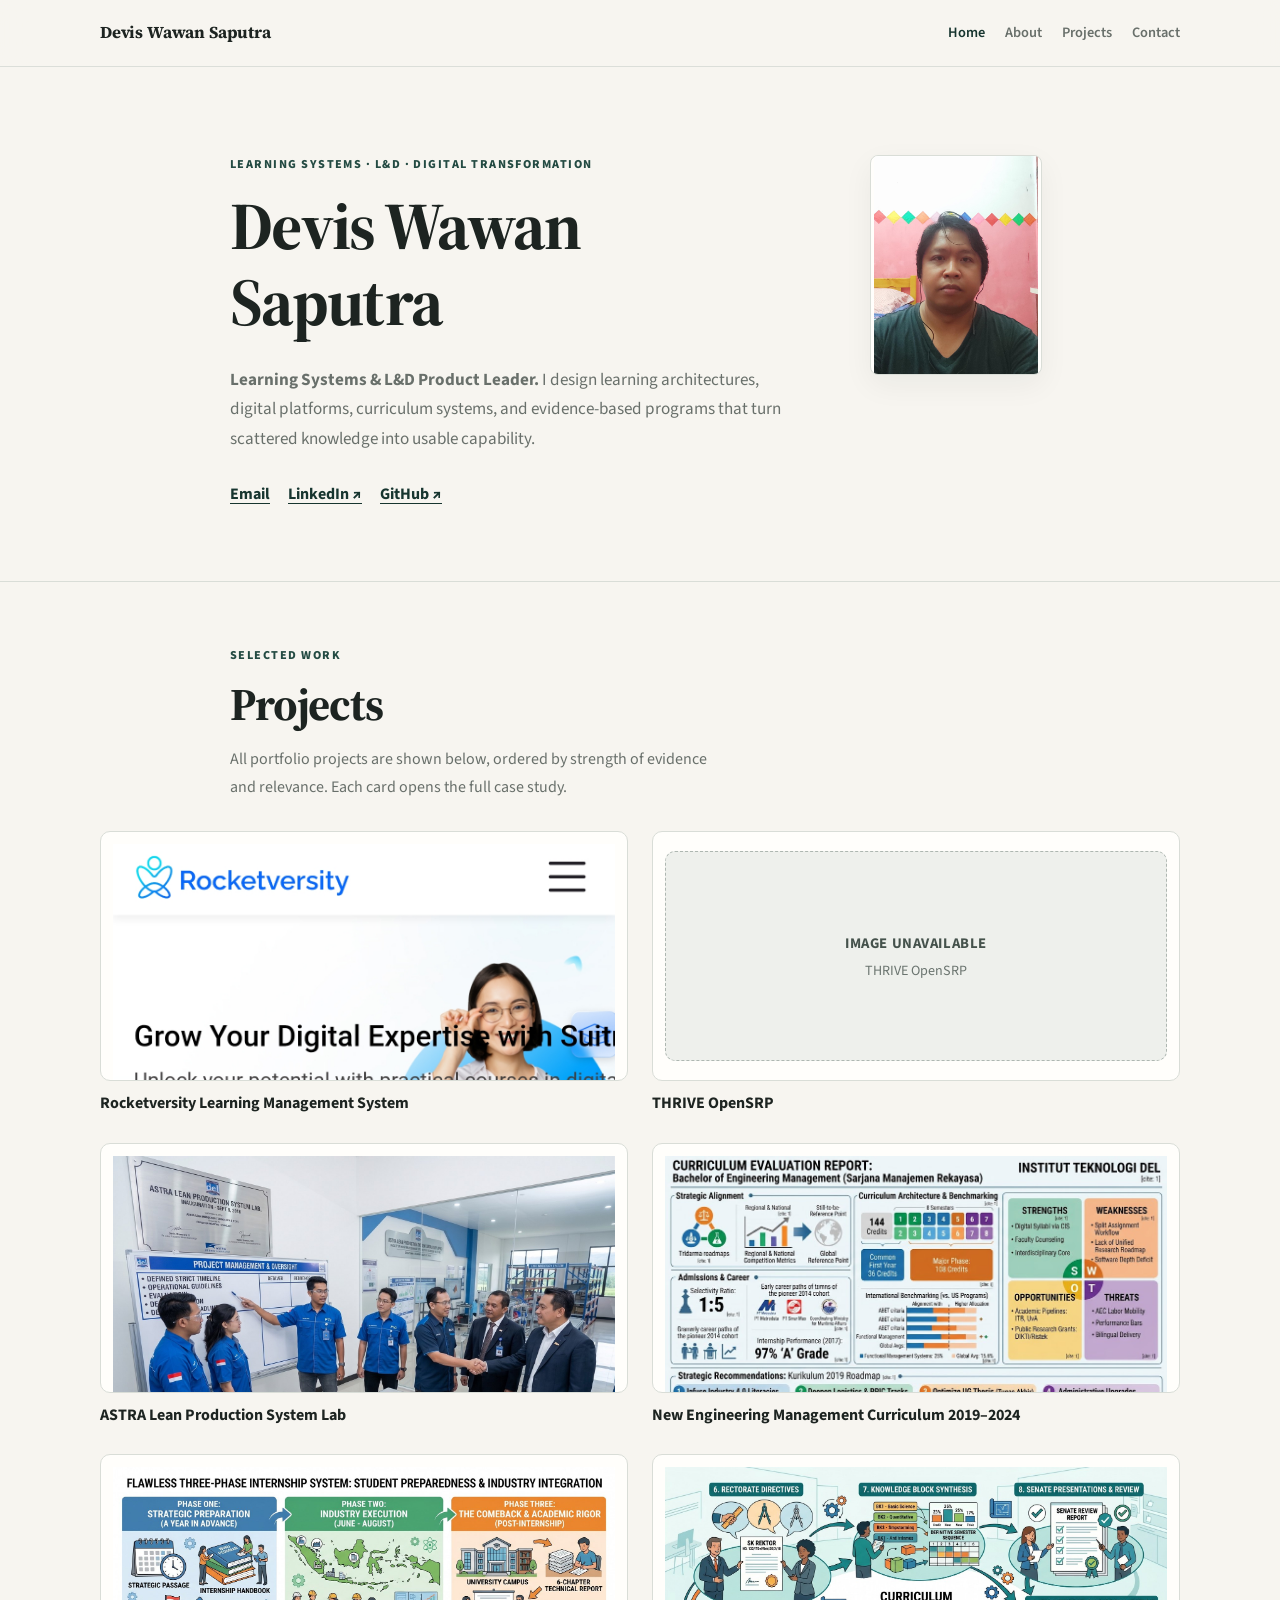
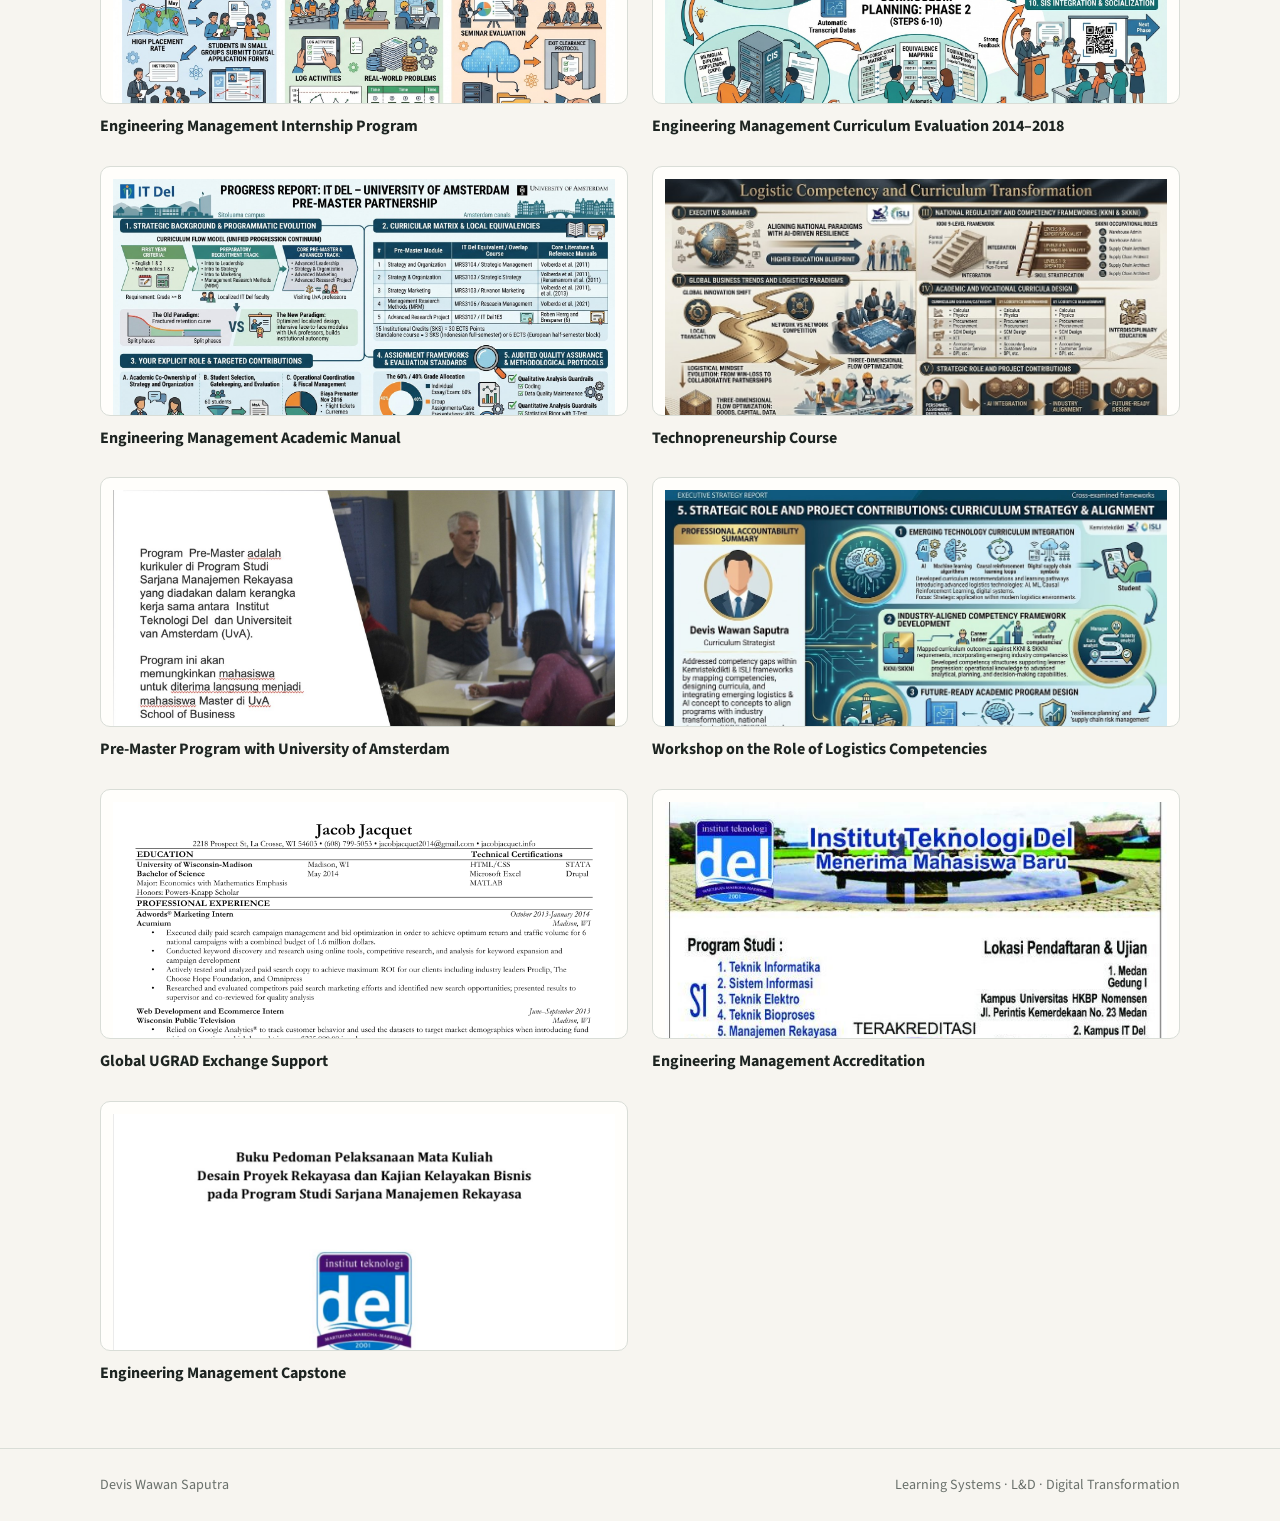
<file: index.html>
<!doctype html>
<html lang="en">
<head>
  <meta charset="utf-8">
  <meta name="viewport" content="width=device-width, initial-scale=1">
  <meta name="description" content="Portfolio of Devis Wawan Saputra, Learning Systems and L&D Product Leader working across learning architecture, digital learning, curriculum systems, and technology-enabled programs.">
  <title>Devis Wawan Saputra | Learning Systems & L&D Product Leader</title>
  <link rel="preconnect" href="https://fonts.googleapis.com">
  <link rel="preconnect" href="https://fonts.gstatic.com" crossorigin>
  <link href="https://fonts.googleapis.com/css2?family=Source+Sans+3:wght@400;600;700;800&family=Source+Serif+4:opsz,wght@8..60,600;8..60,700&display=swap" rel="stylesheet">
  <link rel="stylesheet" href="styles.css">
  <link rel="stylesheet" href="image-fallback.css">
  <script src="image-fallback.js" defer></script>
  <script src="projects.js" defer></script>
  <script src="image-overrides.js" defer></script>
</head>
<body>
  <header class="site-header">
    <div class="shell-wide header-inner">
      <a class="brand" href="index.html">Devis Wawan Saputra</a>
      <nav aria-label="Primary navigation">
        <a href="index.html" aria-current="page">Home</a>
        <a href="about.html">About</a>
        <a href="projects.html">Projects</a>
        <a href="contact.html">Contact</a>
      </nav>
    </div>
  </header>

  <main>
    <section class="hero shell">
      <div class="hero-grid">
        <div>
          <p class="eyebrow">Learning Systems · L&D · Digital Transformation</p>
          <h1>Devis Wawan Saputra</h1>
          <p class="lede"><strong>Learning Systems & L&D Product Leader.</strong> I design learning architectures, digital platforms, curriculum systems, and evidence-based programs that turn scattered knowledge into usable capability.</p>
          <div class="inline-links">
            <a href="mailto:devis.saputra@gmail.com">Email</a>
            <a href="https://www.linkedin.com/in/devissaputra" target="_blank" rel="noreferrer">LinkedIn ↗</a>
            <a href="https://github.com/devissaputra" target="_blank" rel="noreferrer">GitHub ↗</a>
          </div>
        </div>
        <img class="headshot" src="headshot-devis.jpg" alt="Devis Wawan Saputra" decoding="async">
      </div>
    </section>

    <section class="section">
      <div class="shell">
        <div class="section-heading">
          <p class="eyebrow">Selected work</p>
          <h2>Projects</h2>
          <p>All portfolio projects are shown below, ordered by strength of evidence and relevance. Each card opens the full case study.</p>
        </div>
      </div>
      <div class="shell-wide project-grid" data-project-grid></div>
    </section>
  </main>

  <footer class="site-footer">
    <div class="shell-wide footer-inner">
      <span>Devis Wawan Saputra</span>
      <span>Learning Systems · L&D · Digital Transformation</span>
    </div>
  </footer>
</body>
</html>
</file>
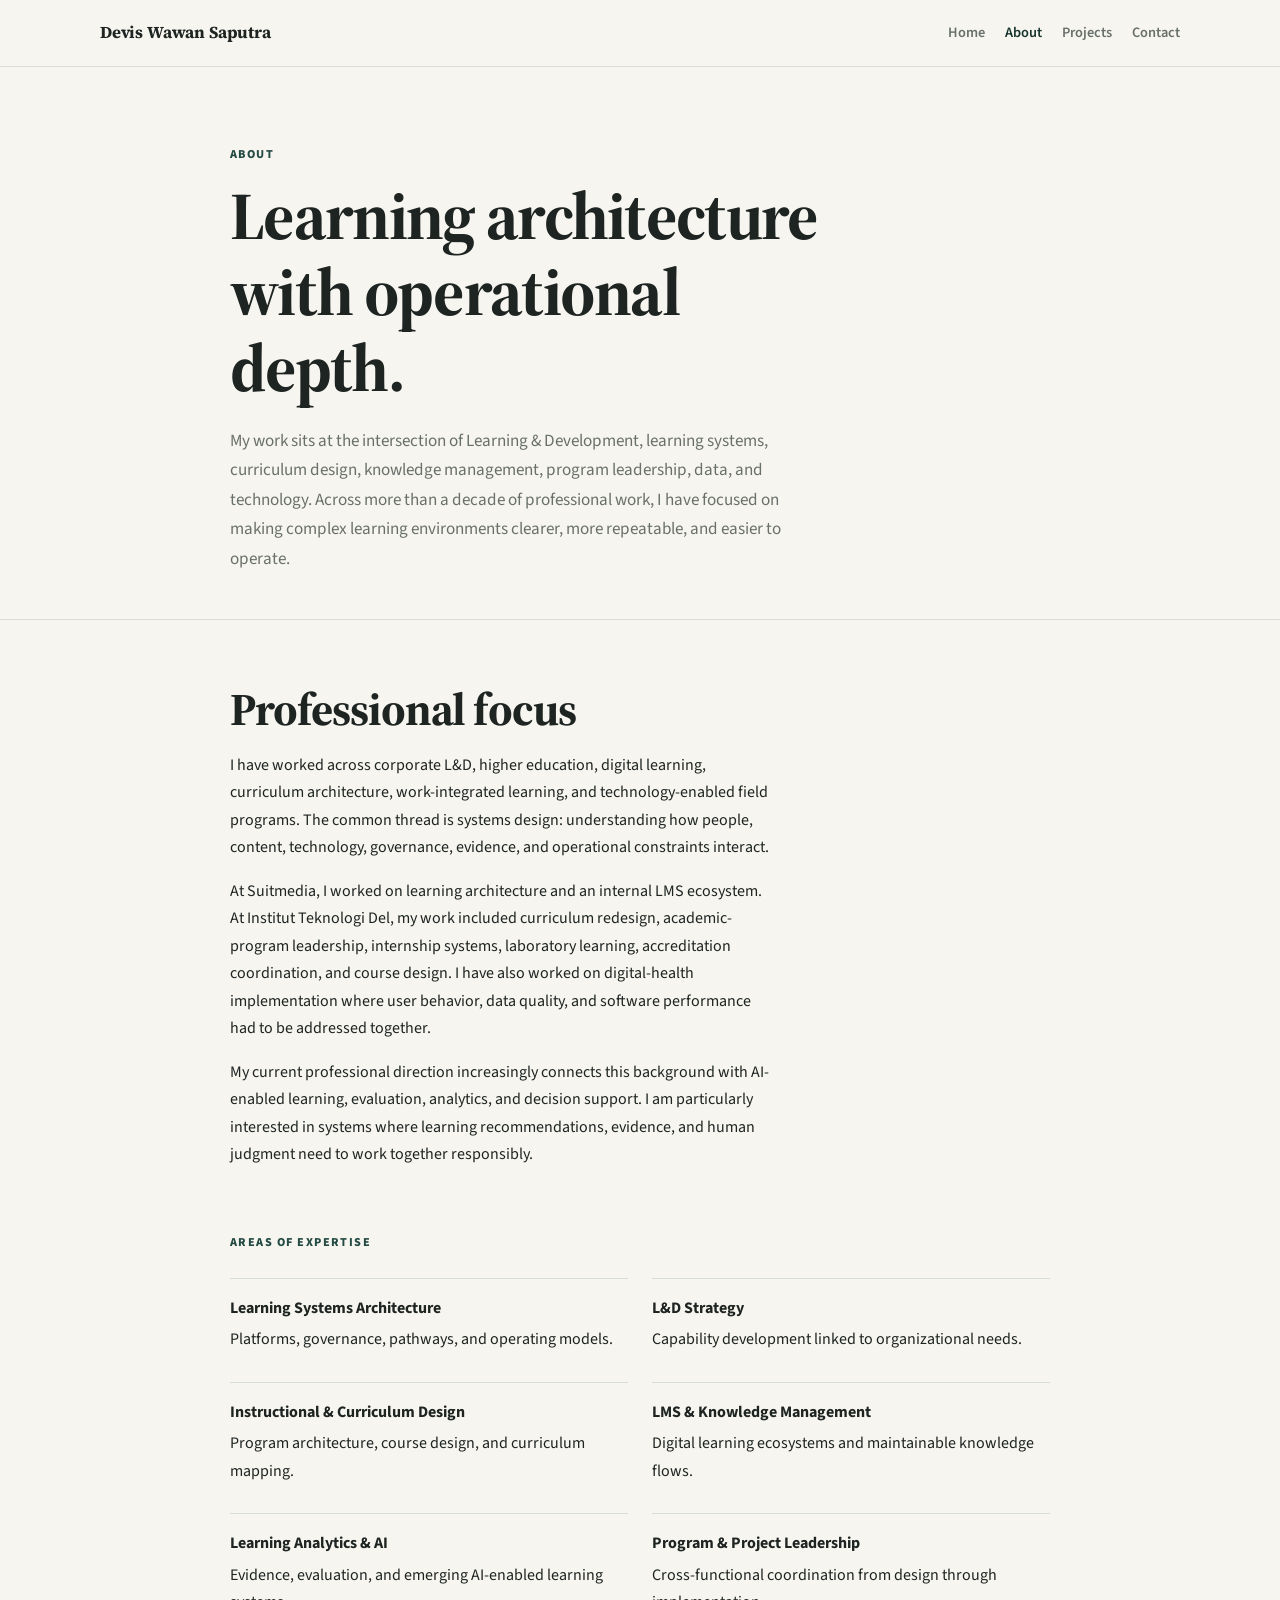
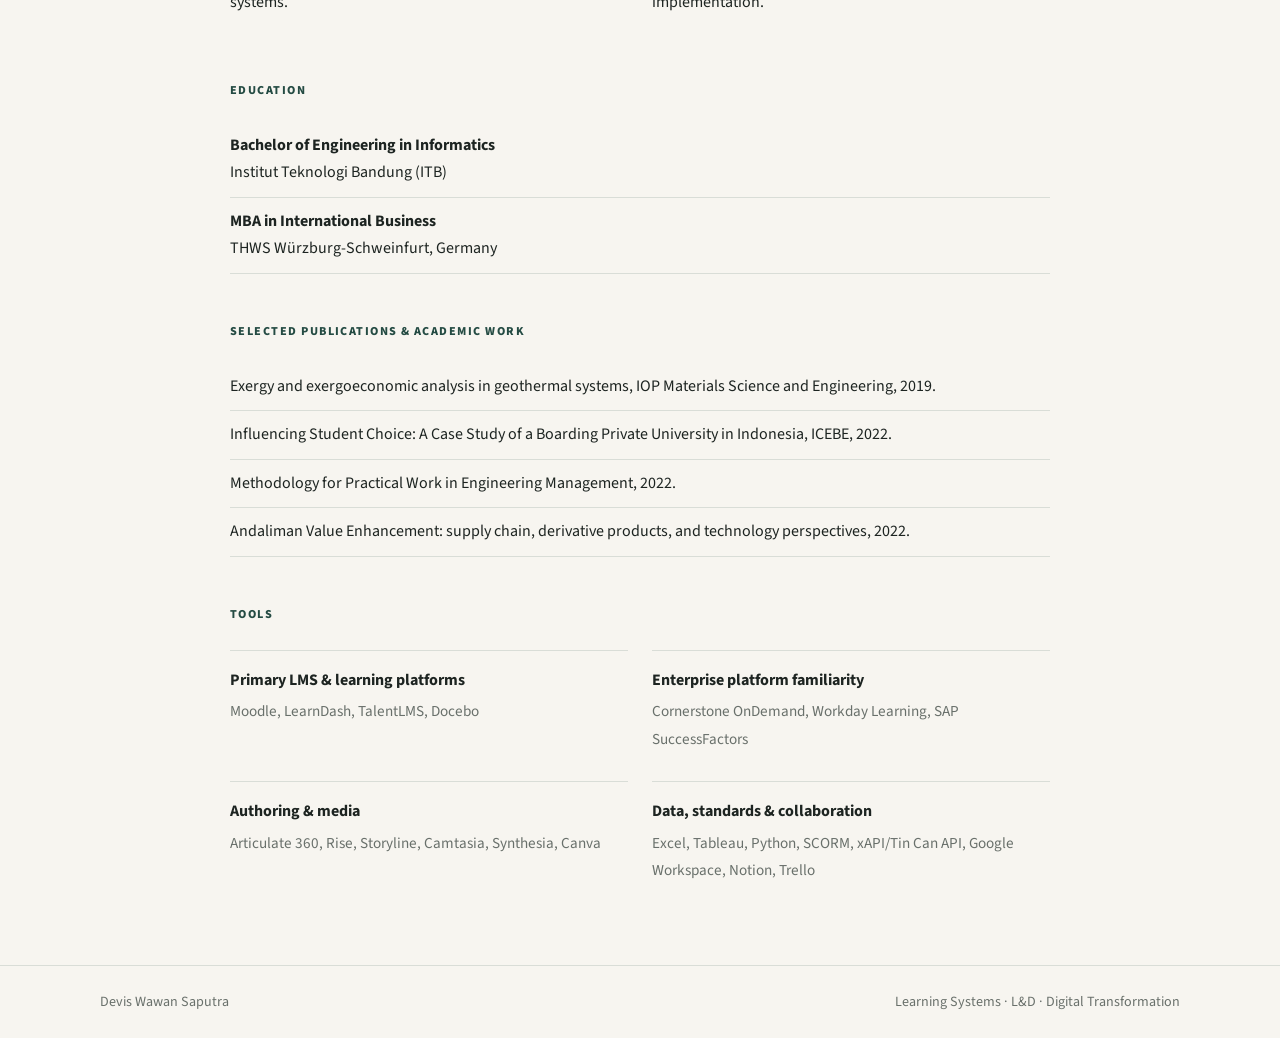
<file: about.html>
<!doctype html>
<html lang="en">
<head>
  <meta charset="utf-8">
  <meta name="viewport" content="width=device-width, initial-scale=1">
  <meta name="description" content="About Devis Wawan Saputra: learning systems, L&D, curriculum architecture, digital learning, and selected academic work.">
  <title>About | Devis Wawan Saputra</title>
  <link rel="preconnect" href="https://fonts.googleapis.com">
  <link rel="preconnect" href="https://fonts.gstatic.com" crossorigin>
  <link href="https://fonts.googleapis.com/css2?family=Source+Sans+3:wght@400;600;700;800&family=Source+Serif+4:opsz,wght@8..60,600;8..60,700&display=swap" rel="stylesheet">
  <link rel="stylesheet" href="styles.css">
</head>
<body>
  <header class="site-header">
    <div class="shell-wide header-inner">
      <a class="brand" href="index.html">Devis Wawan Saputra</a>
      <nav aria-label="Primary navigation">
        <a href="index.html">Home</a>
        <a href="about.html" aria-current="page">About</a>
        <a href="projects.html">Projects</a>
        <a href="contact.html">Contact</a>
      </nav>
    </div>
  </header>

  <main>
    <section class="page-header shell">
      <p class="eyebrow">About</p>
      <h1>Learning architecture with operational depth.</h1>
      <p class="lede">My work sits at the intersection of Learning & Development, learning systems, curriculum design, knowledge management, program leadership, data, and technology. Across more than a decade of professional work, I have focused on making complex learning environments clearer, more repeatable, and easier to operate.</p>
    </section>

    <section class="section">
      <div class="shell about-grid">
        <div class="prose">
          <h2>Professional focus</h2>
          <p>I have worked across corporate L&D, higher education, digital learning, curriculum architecture, work-integrated learning, and technology-enabled field programs. The common thread is systems design: understanding how people, content, technology, governance, evidence, and operational constraints interact.</p>
          <p>At Suitmedia, I worked on learning architecture and an internal LMS ecosystem. At Institut Teknologi Del, my work included curriculum redesign, academic-program leadership, internship systems, laboratory learning, accreditation coordination, and course design. I have also worked on digital-health implementation where user behavior, data quality, and software performance had to be addressed together.</p>
          <p>My current professional direction increasingly connects this background with AI-enabled learning, evaluation, analytics, and decision support. I am particularly interested in systems where learning recommendations, evidence, and human judgment need to work together responsibly.</p>
        </div>

        <div>
          <p class="eyebrow">Areas of expertise</p>
          <div class="expertise-grid">
            <div class="expertise-item"><strong>Learning Systems Architecture</strong><span>Platforms, governance, pathways, and operating models.</span></div>
            <div class="expertise-item"><strong>L&D Strategy</strong><span>Capability development linked to organizational needs.</span></div>
            <div class="expertise-item"><strong>Instructional & Curriculum Design</strong><span>Program architecture, course design, and curriculum mapping.</span></div>
            <div class="expertise-item"><strong>LMS & Knowledge Management</strong><span>Digital learning ecosystems and maintainable knowledge flows.</span></div>
            <div class="expertise-item"><strong>Learning Analytics & AI</strong><span>Evidence, evaluation, and emerging AI-enabled learning systems.</span></div>
            <div class="expertise-item"><strong>Program & Project Leadership</strong><span>Cross-functional coordination from design through implementation.</span></div>
          </div>
        </div>

        <div>
          <p class="eyebrow">Education</p>
          <ul class="list-clean">
            <li><strong>Bachelor of Engineering in Informatics</strong><br>Institut Teknologi Bandung (ITB)</li>
            <li><strong>MBA in International Business</strong><br>THWS Würzburg-Schweinfurt, Germany</li>
          </ul>
        </div>

        <div>
          <p class="eyebrow">Selected publications & academic work</p>
          <ul class="list-clean">
            <li>Exergy and exergoeconomic analysis in geothermal systems, IOP Materials Science and Engineering, 2019.</li>
            <li>Influencing Student Choice: A Case Study of a Boarding Private University in Indonesia, ICEBE, 2022.</li>
            <li>Methodology for Practical Work in Engineering Management, 2022.</li>
            <li>Andaliman Value Enhancement: supply chain, derivative products, and technology perspectives, 2022.</li>
          </ul>
        </div>

        <div>
          <p class="eyebrow">Tools</p>
          <div class="tool-grid">
            <div class="tool-group"><strong>Primary LMS & learning platforms</strong><span>Moodle, LearnDash, TalentLMS, Docebo</span></div>
            <div class="tool-group"><strong>Enterprise platform familiarity</strong><span>Cornerstone OnDemand, Workday Learning, SAP SuccessFactors</span></div>
            <div class="tool-group"><strong>Authoring & media</strong><span>Articulate 360, Rise, Storyline, Camtasia, Synthesia, Canva</span></div>
            <div class="tool-group"><strong>Data, standards & collaboration</strong><span>Excel, Tableau, Python, SCORM, xAPI/Tin Can API, Google Workspace, Notion, Trello</span></div>
          </div>
        </div>
      </div>
    </section>
  </main>

  <footer class="site-footer">
    <div class="shell-wide footer-inner">
      <span>Devis Wawan Saputra</span>
      <span>Learning Systems · L&D · Digital Transformation</span>
    </div>
  </footer>
</body>
</html>
</file>
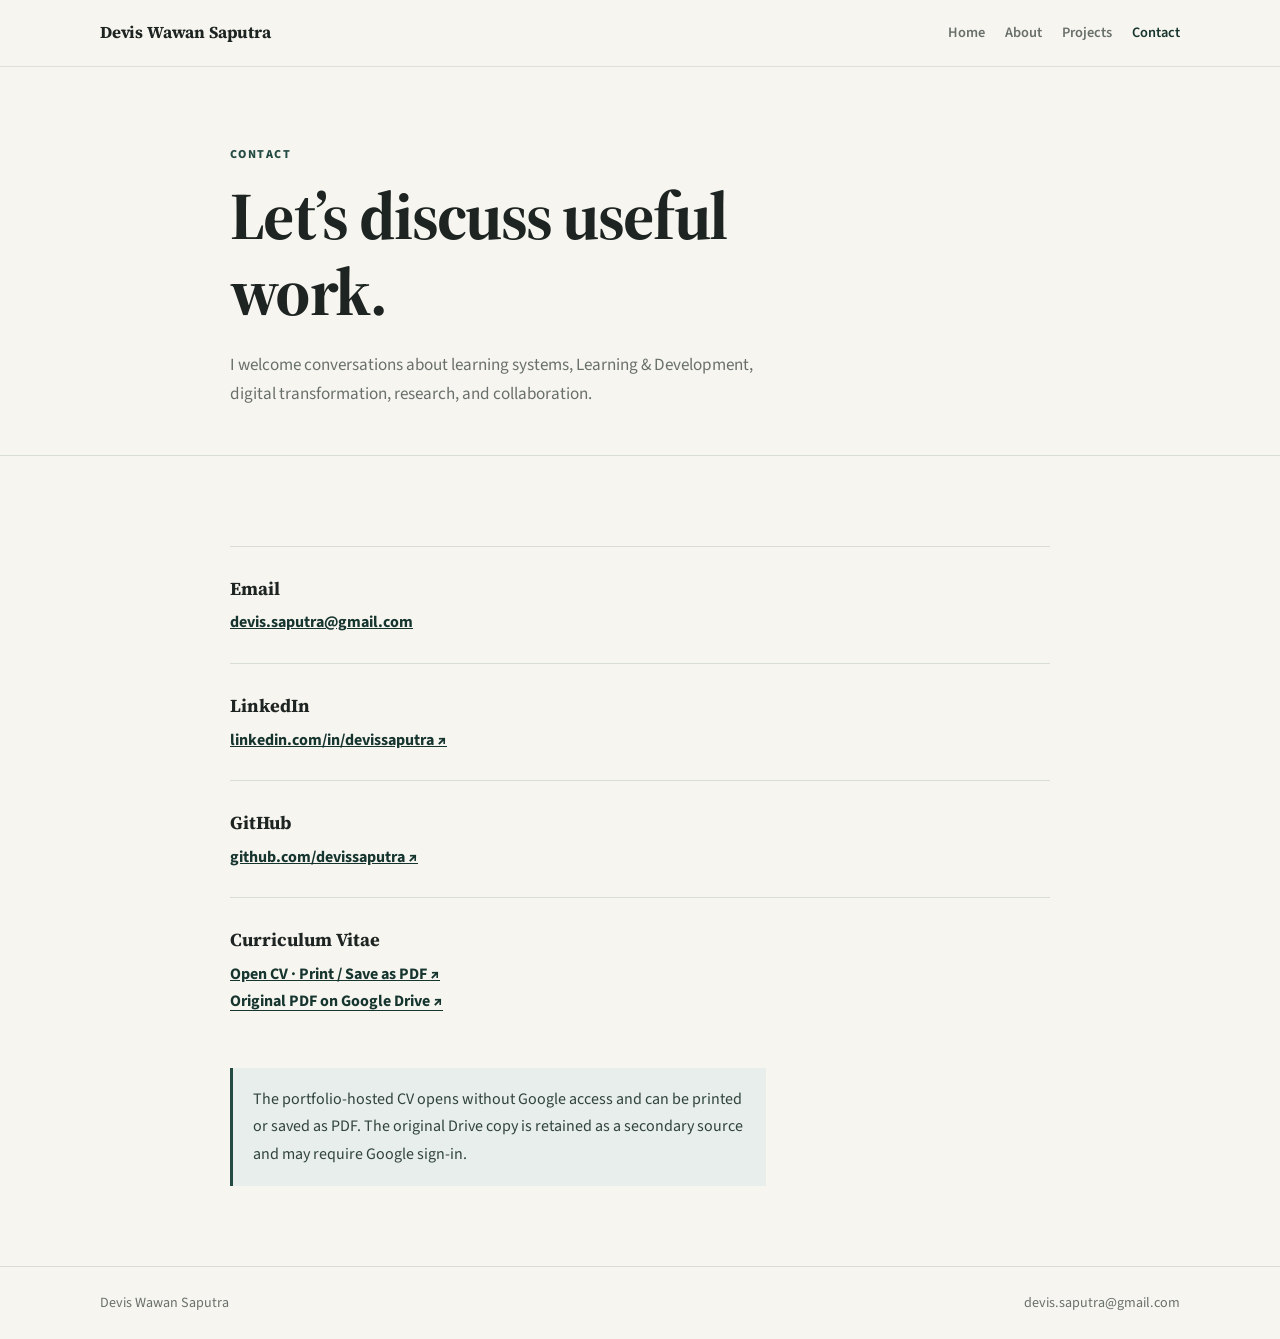
<file: contact.html>
<!doctype html>
<html lang="en">
<head>
  <meta charset="utf-8">
  <meta name="viewport" content="width=device-width, initial-scale=1">
  <meta name="description" content="Contact Devis Wawan Saputra for learning systems, L&D, digital learning, research, and collaboration.">
  <title>Contact | Devis Wawan Saputra</title>
  <link rel="preconnect" href="https://fonts.googleapis.com">
  <link rel="preconnect" href="https://fonts.gstatic.com" crossorigin>
  <link href="https://fonts.googleapis.com/css2?family=Source+Sans+3:wght@400;600;700;800&family=Source+Serif+4:opsz,wght@8..60,600;8..60,700&display=swap" rel="stylesheet">
  <link rel="stylesheet" href="styles.css">
</head>
<body>
  <header class="site-header">
    <div class="shell-wide header-inner">
      <a class="brand" href="index.html">Devis Wawan Saputra</a>
      <nav aria-label="Primary navigation">
        <a href="index.html">Home</a>
        <a href="about.html">About</a>
        <a href="projects.html">Projects</a>
        <a href="contact.html" aria-current="page">Contact</a>
      </nav>
    </div>
  </header>
  <main>
    <section class="page-header shell">
      <p class="eyebrow">Contact</p>
      <h1>Let’s discuss useful work.</h1>
      <p class="lede">I welcome conversations about learning systems, Learning & Development, digital transformation, research, and collaboration.</p>
    </section>
    <section class="section">
      <div class="shell">
        <div class="contact-card">
          <strong>Email</strong>
          <a href="mailto:devis.saputra@gmail.com">devis.saputra@gmail.com</a>
        </div>
        <div class="contact-card">
          <strong>LinkedIn</strong>
          <a href="https://www.linkedin.com/in/devissaputra" target="_blank" rel="noreferrer">linkedin.com/in/devissaputra ↗</a>
        </div>
        <div class="contact-card">
          <strong>GitHub</strong>
          <a href="https://github.com/devissaputra" target="_blank" rel="noreferrer">github.com/devissaputra ↗</a>
        </div>
        <div class="contact-card">
          <strong>Curriculum Vitae</strong>
          <a href="cv.html">Open CV · Print / Save as PDF ↗</a><br>
          <a class="text-link" href="https://drive.google.com/file/d/1mF22PqQyBg1Z_7f3CgVSZGUimr2KH15a/view" target="_blank" rel="noreferrer">Original PDF on Google Drive ↗</a>
        </div>
        <p class="notice">The portfolio-hosted CV opens without Google access and can be printed or saved as PDF. The original Drive copy is retained as a secondary source and may require Google sign-in.</p>
      </div>
    </section>
  </main>
  <footer class="site-footer"><div class="shell-wide footer-inner"><span>Devis Wawan Saputra</span><span>devis.saputra@gmail.com</span></div></footer>
</body>
</html>
</file>
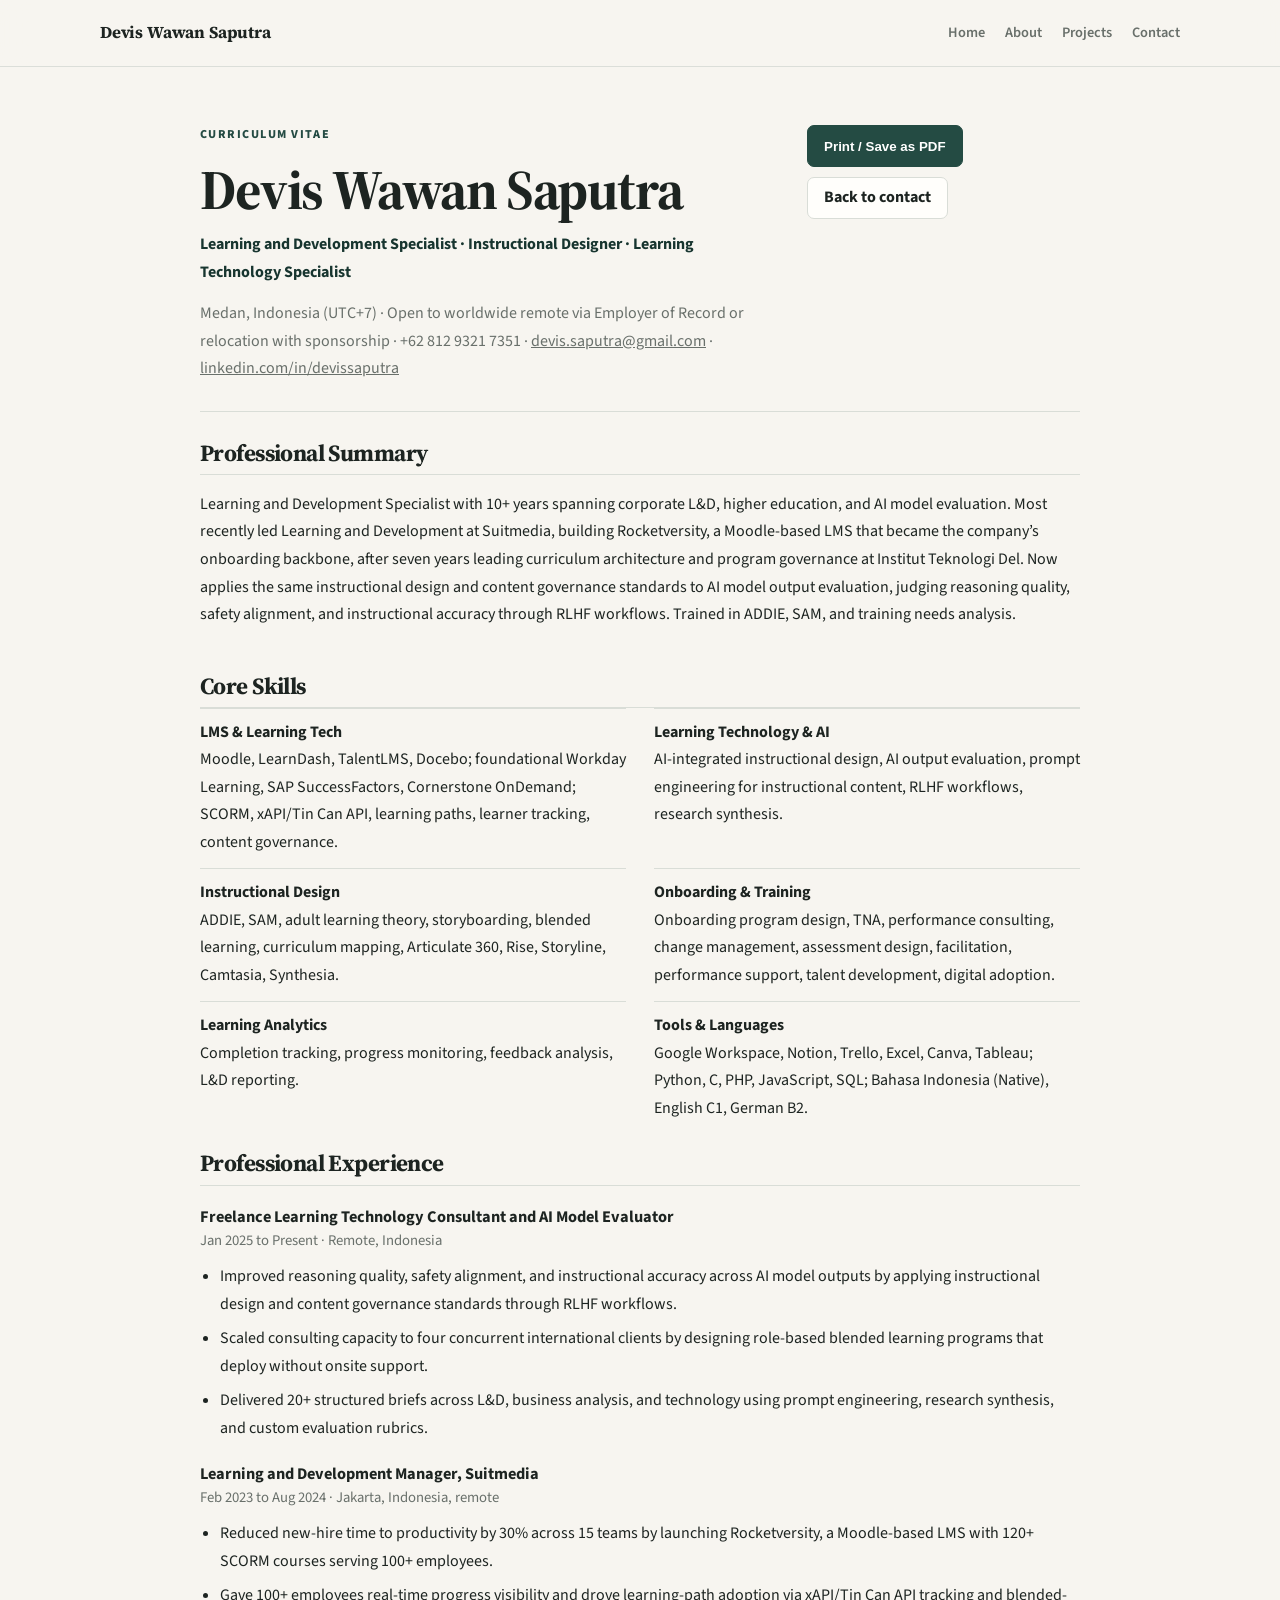
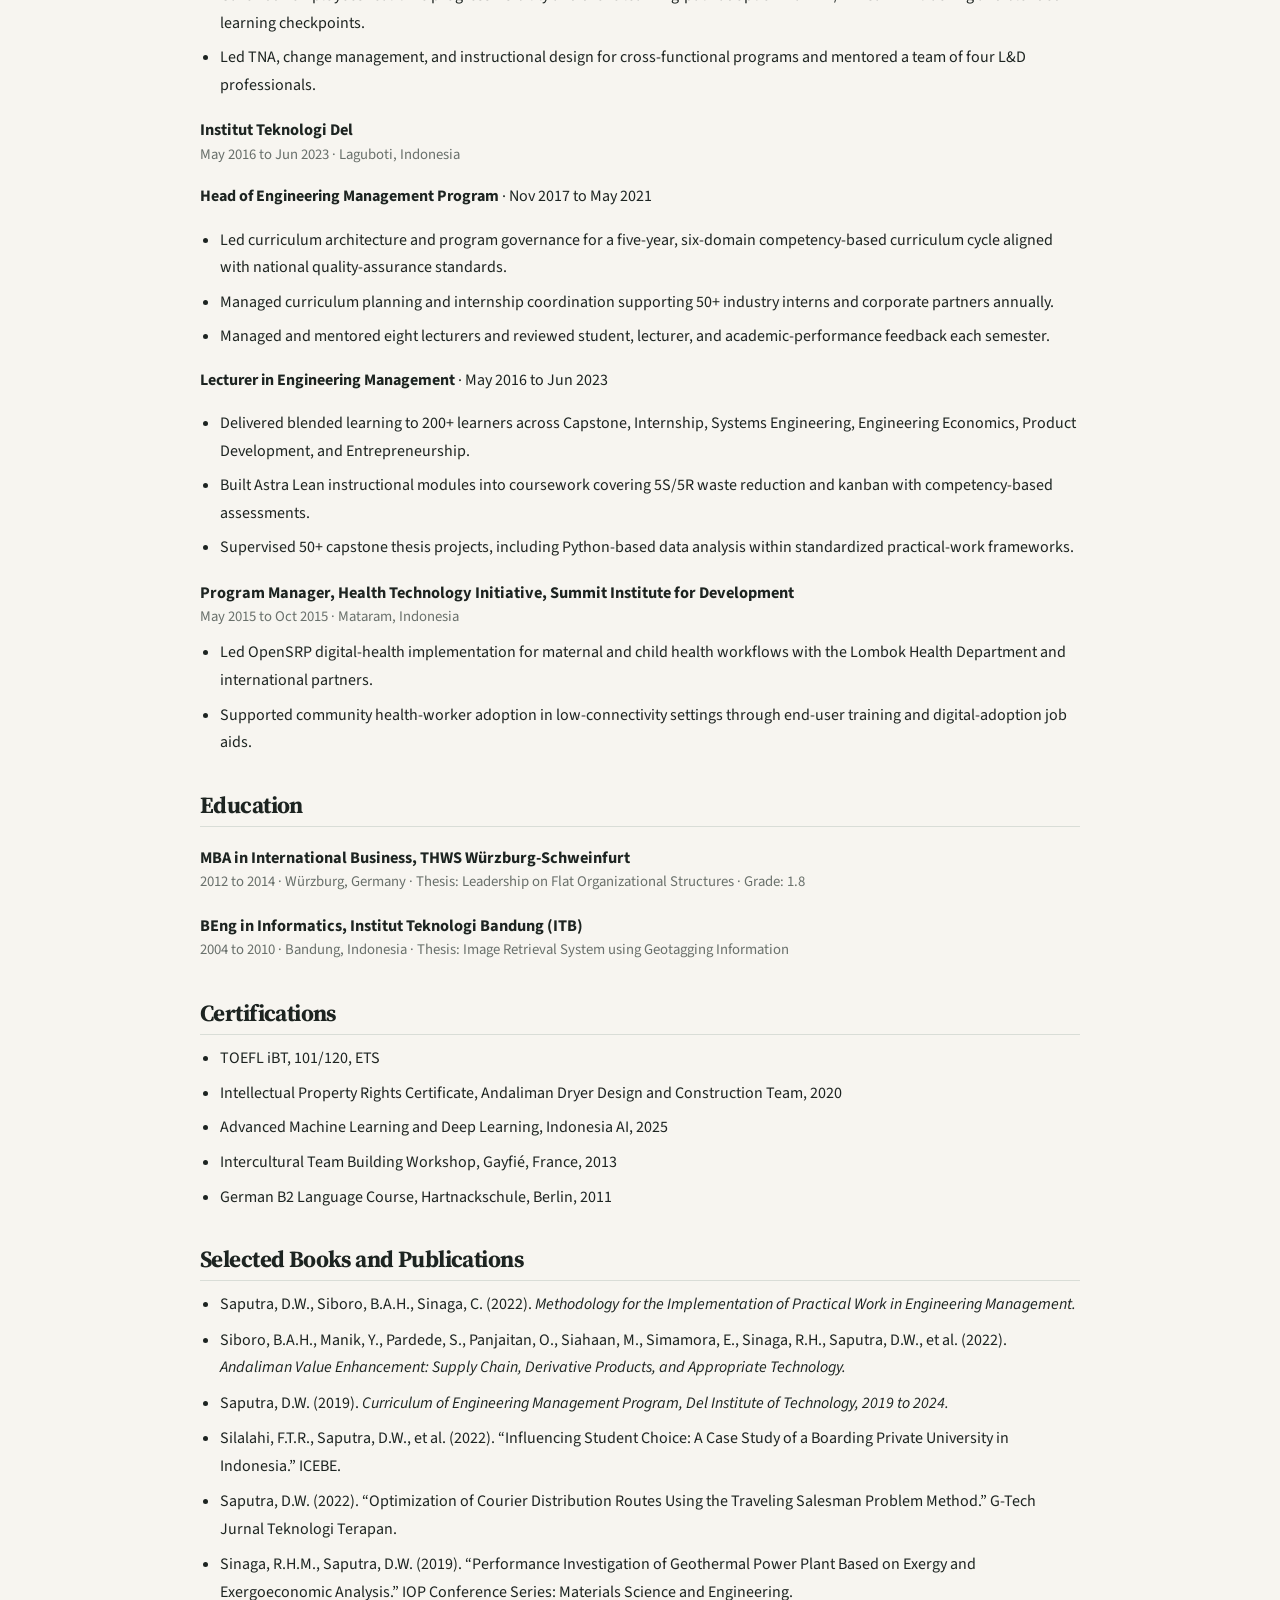
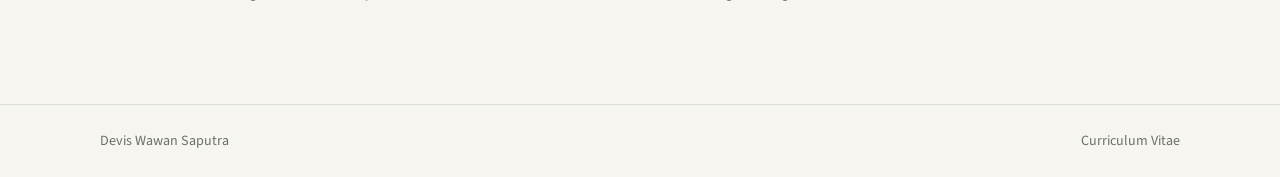
<file: cv.html>
<!doctype html>
<html lang="en">
<head>
  <meta charset="utf-8">
  <meta name="viewport" content="width=device-width, initial-scale=1">
  <meta name="description" content="Curriculum vitae of Devis Wawan Saputra, Learning and Development Specialist, Instructional Designer, and Learning Technology Specialist.">
  <title>CV | Devis Wawan Saputra</title>
  <link rel="preconnect" href="https://fonts.googleapis.com">
  <link rel="preconnect" href="https://fonts.gstatic.com" crossorigin>
  <link href="https://fonts.googleapis.com/css2?family=Source+Sans+3:wght@400;600;700;800&family=Source+Serif+4:opsz,wght@8..60,600;8..60,700&display=swap" rel="stylesheet">
  <link rel="stylesheet" href="styles.css">
  <style>
    .cv-wrap { width: min(calc(100% - 36px), 880px); margin: 0 auto; padding: 58px 0 90px; }
    .cv-top { display:flex; justify-content:space-between; align-items:flex-start; gap:30px; padding-bottom:28px; border-bottom:1px solid var(--line); }
    .cv-top h1 { max-width:none; font-size:clamp(2.2rem,5vw,3.5rem); }
    .cv-kicker { margin:10px 0 0; font-weight:700; color:var(--accent-dark); }
    .cv-contact { margin:14px 0 0; color:var(--muted); max-width:70ch; }
    .cv-actions { display:flex; gap:10px; flex-wrap:wrap; }
    .cv-section { padding:28px 0 0; }
    .cv-section h2 { font-size:1.45rem; padding-bottom:8px; border-bottom:1px solid var(--line); }
    .cv-section h3 { font-family:"Source Sans 3", Inter, sans-serif; font-size:1.02rem; letter-spacing:0; margin:22px 0 2px; }
    .cv-meta { color:var(--muted); font-size:.92rem; margin:0 0 10px; }
    .cv-section p { max-width:none; }
    .cv-section ul { margin:10px 0 0; padding-left:20px; }
    .cv-section li { margin:7px 0; }
    .cv-skills { display:grid; grid-template-columns:repeat(2,minmax(0,1fr)); gap:12px 28px; }
    .cv-skills p { margin:0; padding-top:10px; border-top:1px solid var(--line); }
    .cv-publications li { margin-bottom:8px; }
    @media (max-width:700px) { .cv-top { flex-direction:column; } .cv-skills { grid-template-columns:1fr; } }
    @media print {
      body { background:#fff; font-size:10pt; line-height:1.45; }
      .site-header, .site-footer, .cv-actions { display:none !important; }
      .cv-wrap { width:100%; padding:0; }
      .cv-top { padding-bottom:14px; }
      .cv-top h1 { font-size:24pt; }
      .cv-section { padding-top:14px; break-inside:auto; }
      .cv-section h2 { font-size:13pt; }
      .cv-section h3 { margin-top:12px; }
      a { text-decoration:none; }
    }
  </style>
</head>
<body>
  <header class="site-header">
    <div class="shell-wide header-inner">
      <a class="brand" href="index.html">Devis Wawan Saputra</a>
      <nav aria-label="Primary navigation">
        <a href="index.html">Home</a><a href="about.html">About</a><a href="projects.html">Projects</a><a href="contact.html">Contact</a>
      </nav>
    </div>
  </header>

  <main class="cv-wrap">
    <div class="cv-top">
      <div>
        <p class="eyebrow">Curriculum Vitae</p>
        <h1>Devis Wawan Saputra</h1>
        <p class="cv-kicker">Learning and Development Specialist · Instructional Designer · Learning Technology Specialist</p>
        <p class="cv-contact">Medan, Indonesia (UTC+7) · Open to worldwide remote via Employer of Record or relocation with sponsorship · +62 812 9321 7351 · <a href="mailto:devis.saputra@gmail.com">devis.saputra@gmail.com</a> · <a href="https://www.linkedin.com/in/devissaputra">linkedin.com/in/devissaputra</a></p>
      </div>
      <div class="cv-actions"><button class="button primary" type="button" onclick="window.print()">Print / Save as PDF</button><a class="button" href="contact.html">Back to contact</a></div>
    </div>

    <section class="cv-section">
      <h2>Professional Summary</h2>
      <p>Learning and Development Specialist with 10+ years spanning corporate L&D, higher education, and AI model evaluation. Most recently led Learning and Development at Suitmedia, building Rocketversity, a Moodle-based LMS that became the company’s onboarding backbone, after seven years leading curriculum architecture and program governance at Institut Teknologi Del. Now applies the same instructional design and content governance standards to AI model output evaluation, judging reasoning quality, safety alignment, and instructional accuracy through RLHF workflows. Trained in ADDIE, SAM, and training needs analysis.</p>
    </section>

    <section class="cv-section">
      <h2>Core Skills</h2>
      <div class="cv-skills">
        <p><strong>LMS & Learning Tech</strong><br>Moodle, LearnDash, TalentLMS, Docebo; foundational Workday Learning, SAP SuccessFactors, Cornerstone OnDemand; SCORM, xAPI/Tin Can API, learning paths, learner tracking, content governance.</p>
        <p><strong>Learning Technology & AI</strong><br>AI-integrated instructional design, AI output evaluation, prompt engineering for instructional content, RLHF workflows, research synthesis.</p>
        <p><strong>Instructional Design</strong><br>ADDIE, SAM, adult learning theory, storyboarding, blended learning, curriculum mapping, Articulate 360, Rise, Storyline, Camtasia, Synthesia.</p>
        <p><strong>Onboarding & Training</strong><br>Onboarding program design, TNA, performance consulting, change management, assessment design, facilitation, performance support, talent development, digital adoption.</p>
        <p><strong>Learning Analytics</strong><br>Completion tracking, progress monitoring, feedback analysis, L&D reporting.</p>
        <p><strong>Tools & Languages</strong><br>Google Workspace, Notion, Trello, Excel, Canva, Tableau; Python, C, PHP, JavaScript, SQL; Bahasa Indonesia (Native), English C1, German B2.</p>
      </div>
    </section>

    <section class="cv-section">
      <h2>Professional Experience</h2>
      <h3>Freelance Learning Technology Consultant and AI Model Evaluator</h3><p class="cv-meta">Jan 2025 to Present · Remote, Indonesia</p>
      <ul><li>Improved reasoning quality, safety alignment, and instructional accuracy across AI model outputs by applying instructional design and content governance standards through RLHF workflows.</li><li>Scaled consulting capacity to four concurrent international clients by designing role-based blended learning programs that deploy without onsite support.</li><li>Delivered 20+ structured briefs across L&D, business analysis, and technology using prompt engineering, research synthesis, and custom evaluation rubrics.</li></ul>

      <h3>Learning and Development Manager, Suitmedia</h3><p class="cv-meta">Feb 2023 to Aug 2024 · Jakarta, Indonesia, remote</p>
      <ul><li>Reduced new-hire time to productivity by 30% across 15 teams by launching Rocketversity, a Moodle-based LMS with 120+ SCORM courses serving 100+ employees.</li><li>Gave 100+ employees real-time progress visibility and drove learning-path adoption via xAPI/Tin Can API tracking and blended-learning checkpoints.</li><li>Led TNA, change management, and instructional design for cross-functional programs and mentored a team of four L&D professionals.</li></ul>

      <h3>Institut Teknologi Del</h3><p class="cv-meta">May 2016 to Jun 2023 · Laguboti, Indonesia</p>
      <p><strong>Head of Engineering Management Program</strong> · Nov 2017 to May 2021</p>
      <ul><li>Led curriculum architecture and program governance for a five-year, six-domain competency-based curriculum cycle aligned with national quality-assurance standards.</li><li>Managed curriculum planning and internship coordination supporting 50+ industry interns and corporate partners annually.</li><li>Managed and mentored eight lecturers and reviewed student, lecturer, and academic-performance feedback each semester.</li></ul>
      <p><strong>Lecturer in Engineering Management</strong> · May 2016 to Jun 2023</p>
      <ul><li>Delivered blended learning to 200+ learners across Capstone, Internship, Systems Engineering, Engineering Economics, Product Development, and Entrepreneurship.</li><li>Built Astra Lean instructional modules into coursework covering 5S/5R waste reduction and kanban with competency-based assessments.</li><li>Supervised 50+ capstone thesis projects, including Python-based data analysis within standardized practical-work frameworks.</li></ul>

      <h3>Program Manager, Health Technology Initiative, Summit Institute for Development</h3><p class="cv-meta">May 2015 to Oct 2015 · Mataram, Indonesia</p>
      <ul><li>Led OpenSRP digital-health implementation for maternal and child health workflows with the Lombok Health Department and international partners.</li><li>Supported community health-worker adoption in low-connectivity settings through end-user training and digital-adoption job aids.</li></ul>
    </section>

    <section class="cv-section">
      <h2>Education</h2>
      <h3>MBA in International Business, THWS Würzburg-Schweinfurt</h3><p class="cv-meta">2012 to 2014 · Würzburg, Germany · Thesis: Leadership on Flat Organizational Structures · Grade: 1.8</p>
      <h3>BEng in Informatics, Institut Teknologi Bandung (ITB)</h3><p class="cv-meta">2004 to 2010 · Bandung, Indonesia · Thesis: Image Retrieval System using Geotagging Information</p>
    </section>

    <section class="cv-section">
      <h2>Certifications</h2>
      <ul><li>TOEFL iBT, 101/120, ETS</li><li>Intellectual Property Rights Certificate, Andaliman Dryer Design and Construction Team, 2020</li><li>Advanced Machine Learning and Deep Learning, Indonesia AI, 2025</li><li>Intercultural Team Building Workshop, Gayfié, France, 2013</li><li>German B2 Language Course, Hartnackschule, Berlin, 2011</li></ul>
    </section>

    <section class="cv-section cv-publications">
      <h2>Selected Books and Publications</h2>
      <ul><li>Saputra, D.W., Siboro, B.A.H., Sinaga, C. (2022). <em>Methodology for the Implementation of Practical Work in Engineering Management.</em></li><li>Siboro, B.A.H., Manik, Y., Pardede, S., Panjaitan, O., Siahaan, M., Simamora, E., Sinaga, R.H., Saputra, D.W., et al. (2022). <em>Andaliman Value Enhancement: Supply Chain, Derivative Products, and Appropriate Technology.</em></li><li>Saputra, D.W. (2019). <em>Curriculum of Engineering Management Program, Del Institute of Technology, 2019 to 2024.</em></li><li>Silalahi, F.T.R., Saputra, D.W., et al. (2022). “Influencing Student Choice: A Case Study of a Boarding Private University in Indonesia.” ICEBE.</li><li>Saputra, D.W. (2022). “Optimization of Courier Distribution Routes Using the Traveling Salesman Problem Method.” G-Tech Jurnal Teknologi Terapan.</li><li>Sinaga, R.H.M., Saputra, D.W. (2019). “Performance Investigation of Geothermal Power Plant Based on Exergy and Exergoeconomic Analysis.” IOP Conference Series: Materials Science and Engineering.</li></ul>
    </section>
  </main>
  <footer class="site-footer"><div class="shell-wide footer-inner"><span>Devis Wawan Saputra</span><span>Curriculum Vitae</span></div></footer>
</body>
</html>
</file>
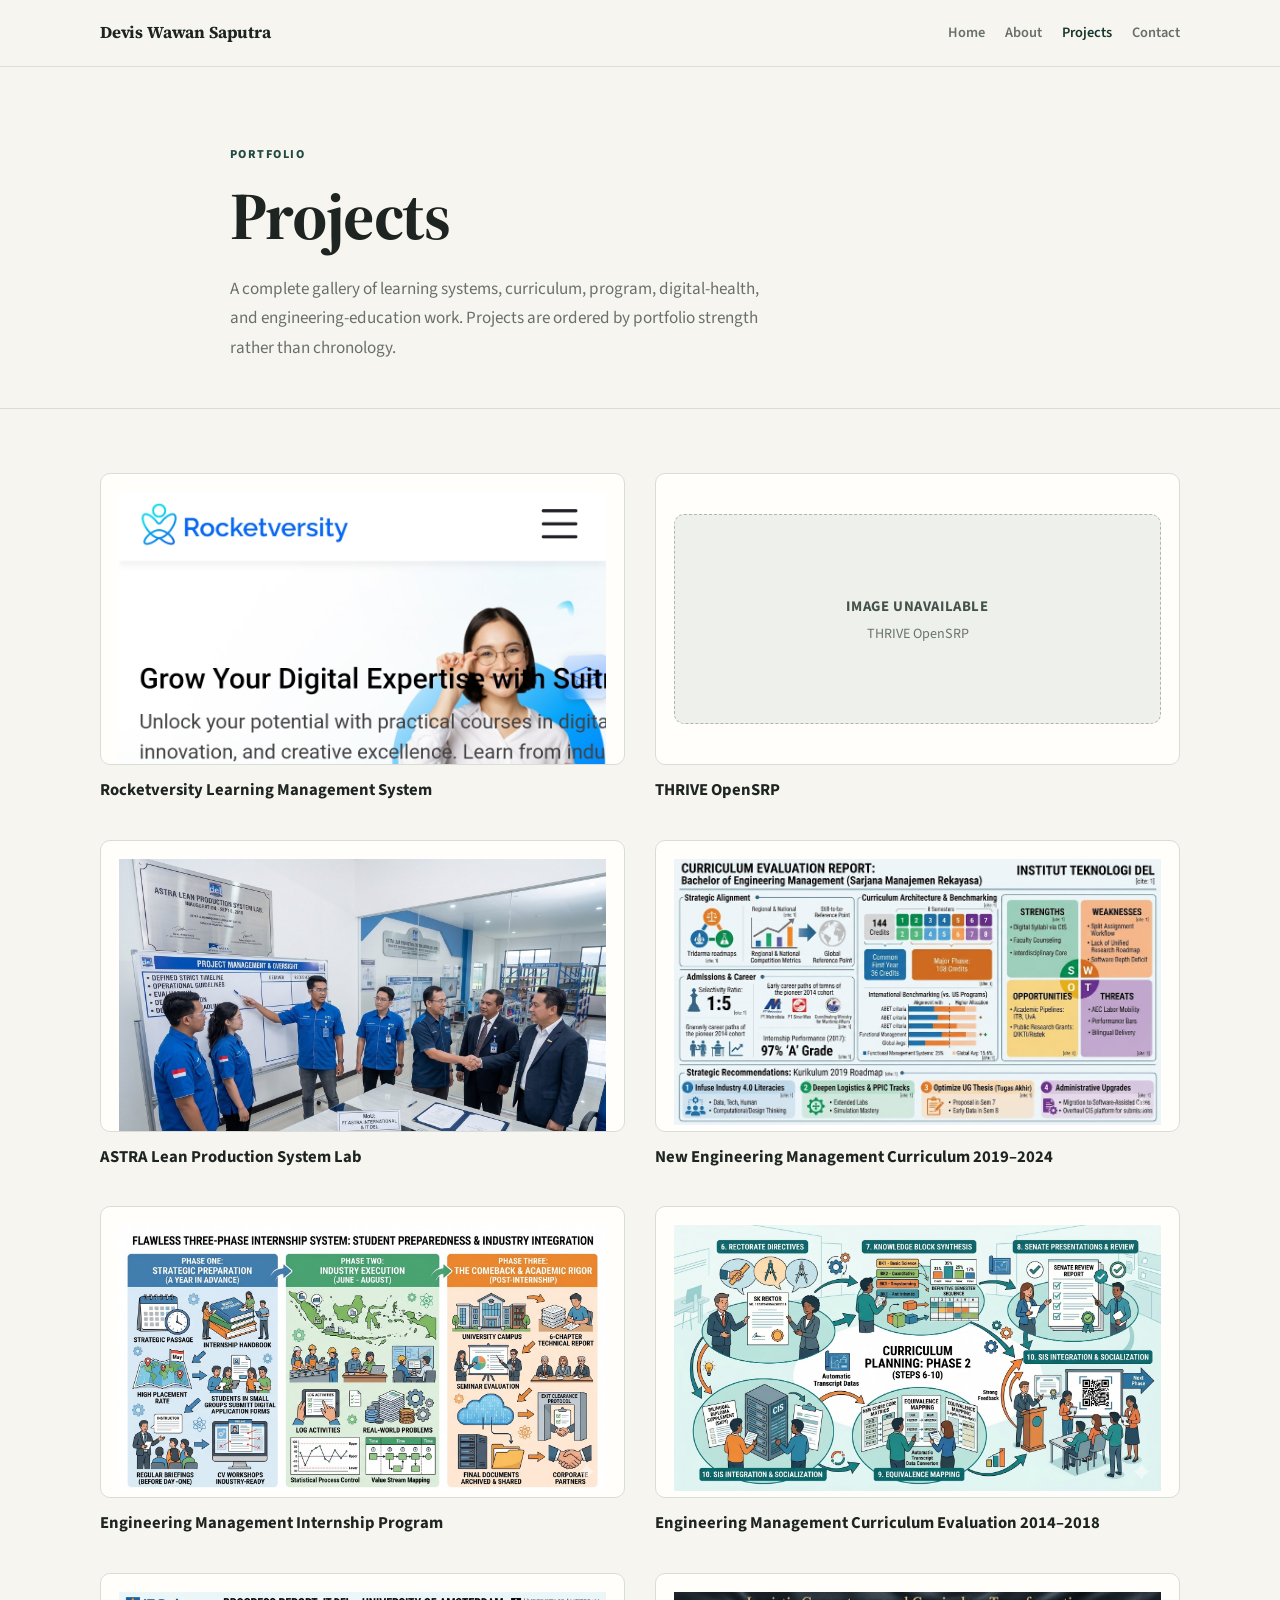
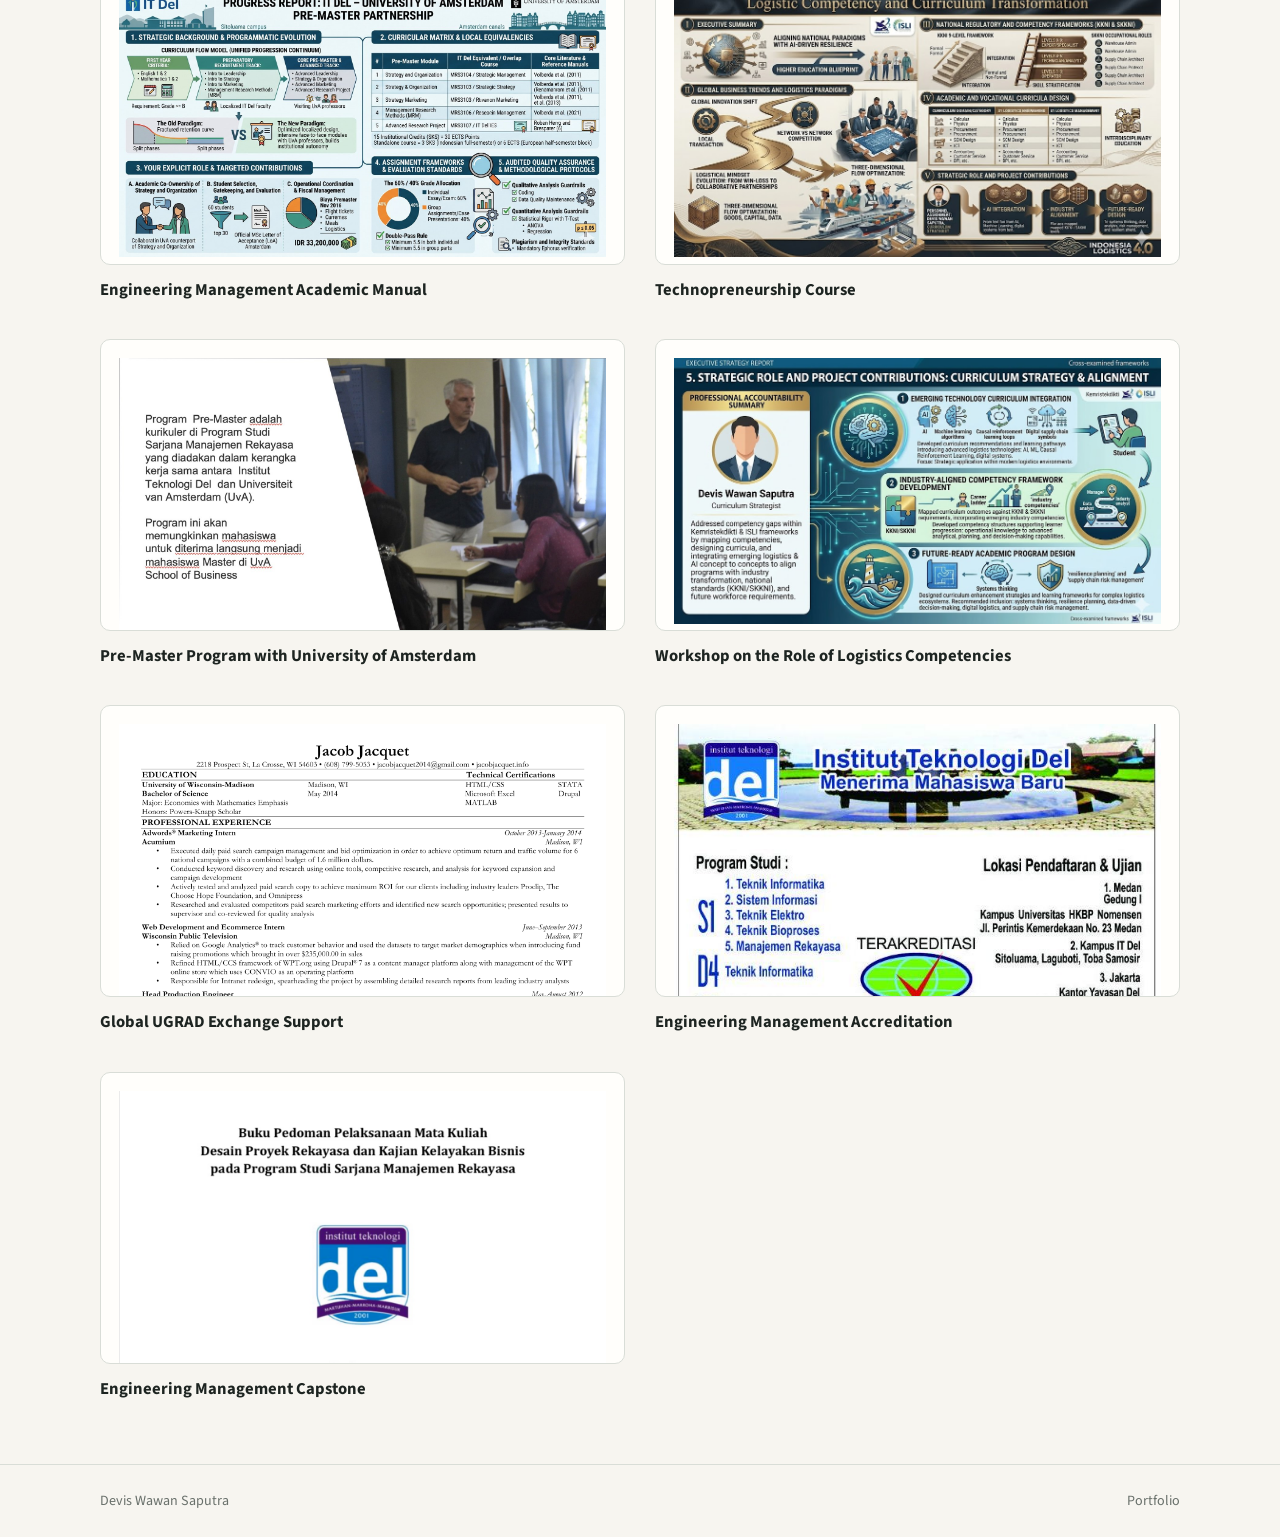
<file: projects.html>
<!doctype html>
<html lang="en">
<head>
  <meta charset="utf-8">
  <meta name="viewport" content="width=device-width, initial-scale=1">
  <meta name="description" content="Projects by Devis Wawan Saputra across learning systems, L&D, curriculum, digital health, and engineering education.">
  <title>Projects | Devis Wawan Saputra</title>
  <link rel="preconnect" href="https://fonts.googleapis.com">
  <link rel="preconnect" href="https://fonts.gstatic.com" crossorigin>
  <link href="https://fonts.googleapis.com/css2?family=Source+Sans+3:wght@400;600;700;800&family=Source+Serif+4:opsz,wght@8..60,600;8..60,700&display=swap" rel="stylesheet">
  <link rel="stylesheet" href="styles.css">
  <link rel="stylesheet" href="image-fallback.css">
  <script src="image-fallback.js" defer></script>
  <script src="projects.js" defer></script>
  <script src="image-overrides.js" defer></script>
</head>
<body>
  <header class="site-header">
    <div class="shell-wide header-inner">
      <a class="brand" href="index.html">Devis Wawan Saputra</a>
      <nav aria-label="Primary navigation">
        <a href="index.html">Home</a>
        <a href="about.html">About</a>
        <a href="projects.html" aria-current="page">Projects</a>
        <a href="contact.html">Contact</a>
      </nav>
    </div>
  </header>
  <main>
    <section class="page-header shell">
      <p class="eyebrow">Portfolio</p>
      <h1>Projects</h1>
      <p class="lede">A complete gallery of learning systems, curriculum, program, digital-health, and engineering-education work. Projects are ordered by portfolio strength rather than chronology.</p>
    </section>
    <section class="section">
      <div class="shell-wide project-grid project-grid-large" data-project-grid></div>
    </section>
  </main>
  <footer class="site-footer"><div class="shell-wide footer-inner"><span>Devis Wawan Saputra</span><span>Portfolio</span></div></footer>
</body>
</html>
</file>
<file: styles.css>
:root {
  --bg: #f7f5f0;
  --surface: #fffefb;
  --text: #1d2421;
  --muted: #69706b;
  --line: #d9ddd7;
  --accent: #244b43;
  --accent-soft: #e8eeeb;
  --accent-dark: #17352f;
  --max: 820px;
  --wide: 1080px;
  --radius: 10px;
  --shadow: 0 10px 30px rgba(26, 39, 34, .055);
}

* { box-sizing: border-box; }
html { scroll-behavior: smooth; }
body {
  margin: 0;
  background: var(--bg);
  color: var(--text);
  font-family: "Source Sans 3", Inter, ui-sans-serif, system-ui, -apple-system, BlinkMacSystemFont, "Segoe UI", sans-serif;
  line-height: 1.72;
  -webkit-font-smoothing: antialiased;
}
img { max-width: 100%; height: auto; }
a { color: inherit; }
.shell { width: min(calc(100% - 36px), var(--max)); margin: 0 auto; }
.shell-wide { width: min(calc(100% - 36px), var(--wide)); margin: 0 auto; }

.site-header {
  position: sticky;
  top: 0;
  z-index: 20;
  border-bottom: 1px solid rgba(217, 221, 215, .92);
  background: rgba(247, 245, 240, .94);
  backdrop-filter: blur(14px);
}
.header-inner,
.footer-inner {
  min-height: 66px;
  display: flex;
  align-items: center;
  justify-content: space-between;
  gap: 22px;
}
.brand {
  font-family: "Source Serif 4", Georgia, serif;
  font-size: 1.05rem;
  font-weight: 700;
  text-decoration: none;
  letter-spacing: -.01em;
}
nav { display: flex; gap: 20px; flex-wrap: wrap; }
nav a {
  color: var(--muted);
  font-size: .9rem;
  font-weight: 600;
  text-decoration: none;
}
nav a:hover,
nav a[aria-current="page"] { color: var(--accent-dark); }

main { min-height: 72vh; }
.hero { padding: 88px 0 72px; }
.hero-grid {
  display: grid;
  grid-template-columns: minmax(0, 1fr) 180px;
  gap: 46px;
  align-items: start;
}
.headshot {
  display: block;
  width: 172px;
  aspect-ratio: 3 / 4;
  object-fit: cover;
  border-radius: 8px;
  border: 1px solid var(--line);
  background: var(--surface);
  box-shadow: var(--shadow);
}
.eyebrow {
  margin: 0 0 12px;
  color: var(--accent);
  font-size: .76rem;
  font-weight: 800;
  letter-spacing: .12em;
  text-transform: uppercase;
}
h1, h2, h3 {
  font-family: "Source Serif 4", Georgia, "Times New Roman", serif;
  line-height: 1.13;
  letter-spacing: -.025em;
}
h1 { margin: 0; font-size: clamp(2.35rem, 6vw, 4.2rem); max-width: 15ch; }
h2 { margin: 0; font-size: clamp(1.9rem, 4.2vw, 2.85rem); }
h3 { margin: 0; font-size: clamp(1.2rem, 2.6vw, 1.62rem); }
.lede {
  max-width: 62ch;
  margin: 25px 0 0;
  color: var(--muted);
  font-size: 1.07rem;
}
.inline-links,
.actions {
  display: flex;
  flex-wrap: wrap;
  gap: 10px 18px;
  margin-top: 28px;
}
.inline-links a,
.text-link,
.report-link {
  color: var(--accent-dark);
  font-weight: 700;
  text-decoration-thickness: 1px;
  text-underline-offset: 4px;
}
.button {
  display: inline-flex;
  align-items: center;
  justify-content: center;
  min-height: 42px;
  padding: 0 16px;
  border: 1px solid var(--line);
  border-radius: 7px;
  background: var(--surface);
  font-weight: 700;
  text-decoration: none;
}
.button:hover { border-color: #b9c3bd; }
.button.primary { background: var(--accent); color: #fff; border-color: var(--accent); }

.section { padding: 64px 0; border-top: 1px solid var(--line); }
.section-heading { max-width: 62ch; margin-bottom: 30px; }
.section-heading p:last-child { color: var(--muted); }
.section p { max-width: 67ch; }
.section-intro { color: var(--muted); }

.project-grid {
  display: grid;
  grid-template-columns: repeat(2, minmax(0, 1fr));
  gap: 28px 24px;
}
.project-grid-large { gap: 38px 30px; }
.project-card {
  display: block;
  min-width: 0;
  color: inherit;
  text-decoration: none;
}
.project-card-media {
  display: grid;
  place-items: center;
  height: 250px;
  padding: 14px;
  overflow: hidden;
  background: var(--surface);
  border: 1px solid var(--line);
  border-radius: var(--radius);
}
.project-grid-large .project-card-media {
  height: 292px;
  padding: 18px;
}
.project-card img {
  display: block;
  width: auto;
  height: auto;
  max-width: 100%;
  max-height: 100%;
  object-fit: contain;
  transition: transform .2s ease;
}
.project-card:hover img { transform: scale(1.012); }
.project-card h3 {
  margin-top: 12px;
  font-family: "Source Sans 3", Inter, sans-serif;
  font-size: 1rem;
  line-height: 1.35;
  letter-spacing: 0;
  font-weight: 700;
}
.project-grid-large .project-card h3 {
  margin-top: 14px;
  font-size: 1.04rem;
}

.page-header { padding: 78px 0 46px; }
.page-header h1 { max-width: 18ch; }
.page-header .lede { margin-top: 20px; }

.project-page { padding: 62px 0 88px; }
.project-back { display: inline-block; margin-bottom: 28px; color: var(--muted); text-decoration: none; font-weight: 650; }
.project-hero-image {
  display: block;
  width: auto;
  height: auto;
  max-width: 100%;
  max-height: 640px;
  object-fit: contain;
  margin: 0 auto 38px;
  border: 1px solid var(--line);
  border-radius: var(--radius);
  background: var(--surface);
  box-shadow: var(--shadow);
}
.project-page h1 { max-width: 20ch; }
.project-copy { margin-top: 28px; }
.project-copy p { max-width: 68ch; }
.project-copy p + p { margin-top: 18px; }

.project-visual-section {
  margin-top: 42px;
  padding-top: 28px;
  border-top: 1px solid var(--line);
}
.project-visual-section .eyebrow { margin-bottom: 16px; }

.other-section {
  margin-top: 58px;
  padding-top: 34px;
  border-top: 1px solid var(--line);
}
.other-section h2 { font-size: 1.7rem; }
.other-label {
  display: inline-block;
  margin-bottom: 8px;
  color: var(--accent);
  font-size: .76rem;
  font-weight: 800;
  letter-spacing: .12em;
  text-transform: uppercase;
}
.other-copy { margin-top: 22px; }
.other-copy p { max-width: 68ch; }
.other-copy p + p { margin-top: 17px; }
.report-link { display: inline-block; margin-top: 12px; }
.image-gallery {
  display: grid;
  grid-template-columns: repeat(2, minmax(0, 1fr));
  align-items: start;
  gap: 16px;
  margin-top: 26px;
}
.image-gallery--single { grid-template-columns: 1fr; }
.image-gallery img {
  display: block;
  width: auto;
  height: auto;
  max-width: 100%;
  max-height: 420px;
  justify-self: center;
  object-fit: contain;
  background: var(--surface);
  border: 1px solid var(--line);
  border-radius: 8px;
}
.image-gallery--single img { max-height: 520px; }

.about-grid {
  display: grid;
  grid-template-columns: 1fr;
  gap: 48px;
}
.prose p { max-width: 68ch; }
.list-clean { padding: 0; margin: 20px 0 0; list-style: none; }
.list-clean li { padding: 10px 0; border-bottom: 1px solid var(--line); }
.expertise-grid,
.tool-grid {
  display: grid;
  grid-template-columns: repeat(2, minmax(0, 1fr));
  gap: 12px 24px;
  margin-top: 24px;
}
.expertise-item,
.tool-group {
  padding: 16px 0;
  border-top: 1px solid var(--line);
}
.expertise-item strong,
.tool-group strong { display: block; margin-bottom: 4px; }
.tool-group span { color: var(--muted); font-size: .95rem; }

.contact-card {
  padding: 26px 0;
  border-top: 1px solid var(--line);
}
.contact-card:first-of-type { margin-top: 26px; }
.contact-card strong { display: block; margin-bottom: 5px; font-family: "Source Serif 4", Georgia, serif; font-size: 1.15rem; }
.contact-card a { color: var(--accent-dark); font-weight: 700; }

.notice {
  margin-top: 26px;
  padding: 18px 20px;
  border-left: 3px solid var(--accent);
  background: var(--accent-soft);
  color: #30433c;
}

.site-footer {
  border-top: 1px solid var(--line);
  color: var(--muted);
  font-size: .88rem;
}
.footer-inner { min-height: 72px; }

@media (max-width: 760px) {
  .shell, .shell-wide { width: min(calc(100% - 28px), var(--max)); }
  .header-inner { align-items: flex-start; flex-direction: column; padding: 13px 0 14px; }
  nav { gap: 12px 17px; }
  .hero { padding: 58px 0 54px; }
  .hero-grid { grid-template-columns: 1fr; gap: 28px; }
  .headshot { width: 132px; }
  .project-grid, .expertise-grid, .tool-grid, .image-gallery { grid-template-columns: 1fr; }
  .project-card-media { height: 210px; }
  .project-grid-large .project-card-media { height: 230px; }
  .section { padding: 50px 0; }
  .page-header { padding: 56px 0 36px; }
  .project-page { padding: 44px 0 66px; }
  .footer-inner { align-items: flex-start; flex-direction: column; justify-content: center; padding: 17px 0; }
}
</file>
<file: image-fallback.css>
/* Image reliability layer: preserve original proportions and show an explicit state when an asset fails. */
.headshot {
  aspect-ratio: auto;
  height: auto;
  max-height: 220px;
  object-fit: contain;
}

.project-card-media {
  min-height: 0;
  padding: 12px;
}

.project-card img {
  width: 100%;
  height: auto;
  max-height: none;
  object-fit: contain;
}

.project-hero-image {
  width: auto;
  max-width: 100%;
  height: auto;
  max-height: none;
  object-fit: contain;
}

.image-gallery img {
  display: block;
  width: auto;
  max-width: 100%;
  height: auto;
  max-height: none;
  margin-inline: auto;
  object-fit: contain;
}

.image-fallback {
  display: flex !important;
  flex-direction: column;
  align-items: center;
  justify-content: center;
  gap: 6px;
  width: 100%;
  min-height: 180px;
  padding: 24px;
  background: #eef0ec;
  border: 1px dashed #aeb7b1;
  border-radius: 10px;
  color: #45524c;
  text-align: center;
  box-shadow: none;
}

.image-fallback strong {
  font-size: .92rem;
  letter-spacing: .04em;
  text-transform: uppercase;
}

.image-fallback span {
  max-width: 36ch;
  color: #6a746f;
  font-size: .88rem;
  line-height: 1.4;
}

.project-card-media .image-fallback {
  min-height: 210px;
}

.project-hero-image.image-fallback {
  width: 100%;
  min-height: 280px;
  margin-bottom: 38px;
}

.image-gallery .image-fallback {
  min-height: 180px;
}

.headshot.image-fallback {
  width: 172px;
  min-height: 172px;
  padding: 14px;
}

@media (max-width: 760px) {
  .headshot.image-fallback { width: 132px; min-height: 132px; }
  .project-card-media .image-fallback { min-height: 170px; }
  .project-hero-image.image-fallback { min-height: 210px; }
}
</file>
